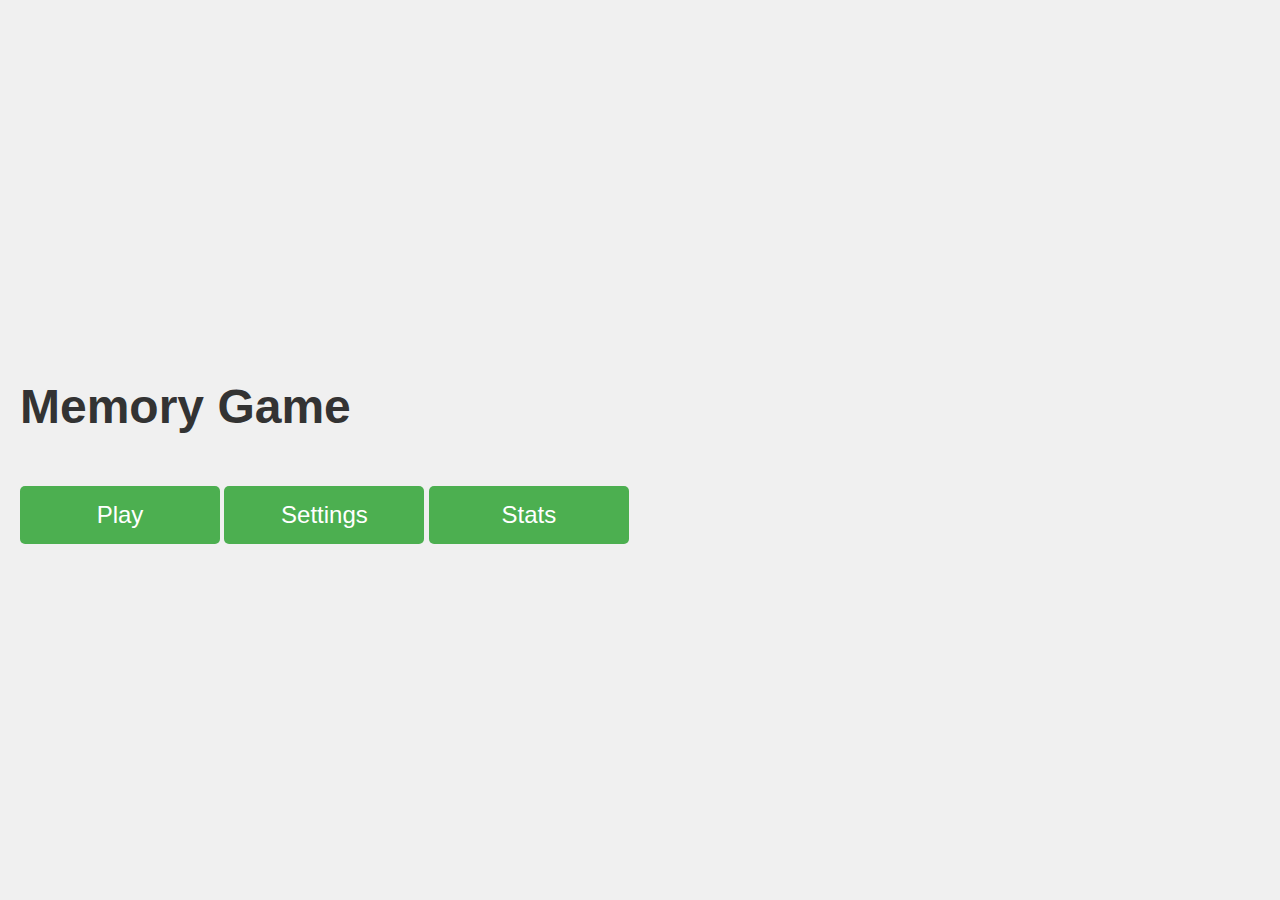
<file: index.html>
<!DOCTYPE html>
<html lang="en">
<head>
  <meta charset="UTF-8">
  <meta name="viewport" content="width=device-width, initial-scale=1.0">
  <title>Main Menu</title>
  <style>
    body {
      font-family: Arial, sans-serif;
      background-color: #f0f0f0;
      display: flex;
      flex-direction: column;
      align-items: flex-start; /* Align items to the left */
      justify-content: center;
      height: 100vh;
      margin: 0;
      padding-left: 20px; /* Add padding to the left */
    }

    h1 {
      font-size: 3rem;
      color: #333;
    }

    .menu {
      margin-top: 20px;
    }

    .menu button {
      background-color: #4CAF50;
      color: white;
      padding: 15px 30px;
      border: none;
      border-radius: 5px;
      font-size: 1.5rem;
      cursor: pointer;
      margin-bottom: 10px; /* Space between buttons */
      transition: background-color 0.3s ease;
      width: 200px; /* Set fixed width for buttons */
    }

    .menu button:hover {
      background-color: #45a049;
    }

    .menu button:active {
      transform: scale(0.95);
    }
  </style>
</head>
<body>
  <h1>Memory Game</h1>
  <div class="menu">
    <button onclick="window.location.href='levels.html'">Play</button>
    <button onclick="alert('Settings will be added later!')">Settings</button>
    <button onclick="alert('Stats will be added later!')">Stats</button> <!-- New stats button -->
  </div>
</body>
</html>
</file>
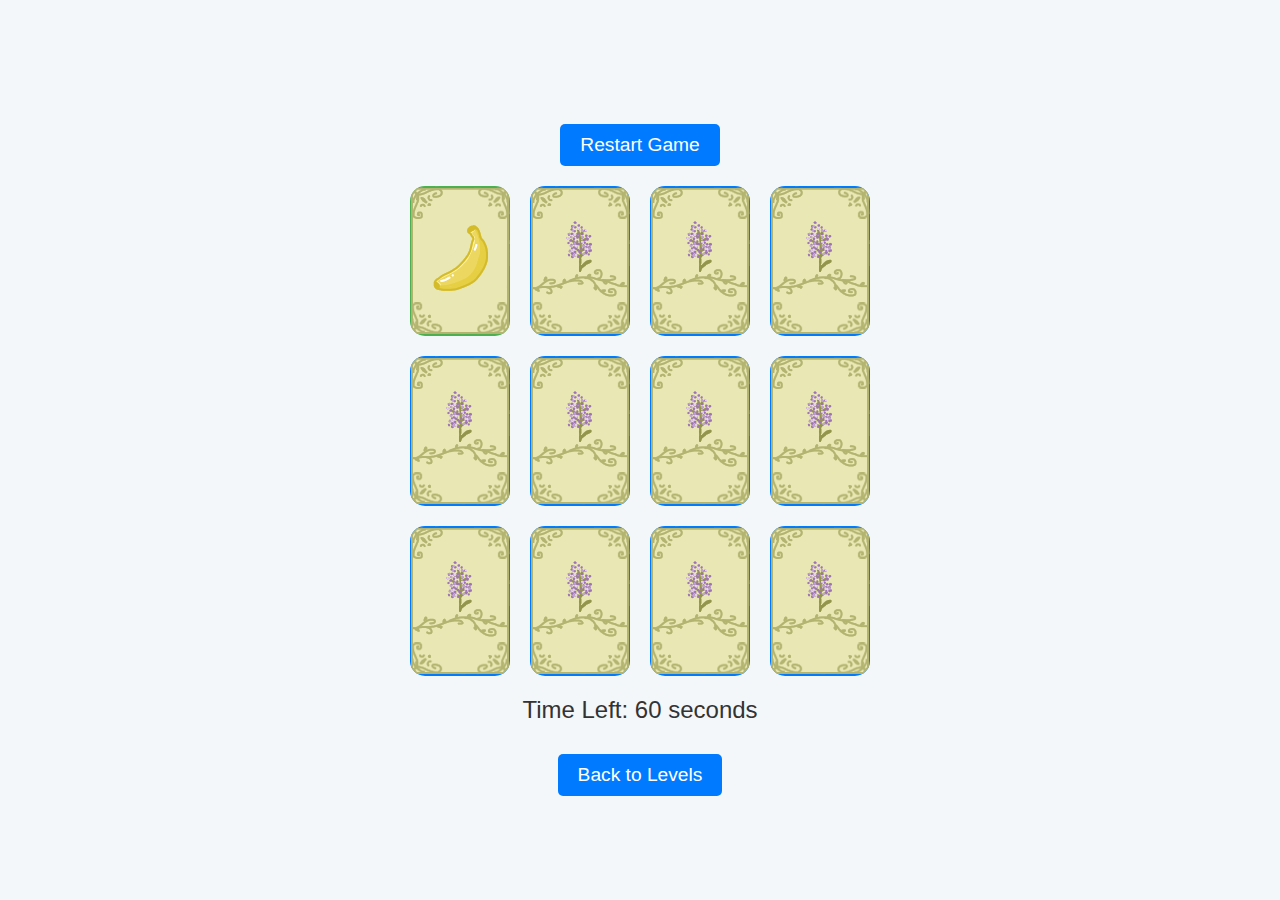
<file: level1.html>
<!DOCTYPE html>
<html lang="en">
<head>
  <meta charset="UTF-8">
  <meta name="viewport" content="width=device-width, initial-scale=1.0">
  <title>Level 1 - Memory Card Game</title>
  <style>
    /* Global reset */
    * {
      margin: 0;
      padding: 0;
      box-sizing: border-box;
    }

    body {
      font-family: 'Arial', sans-serif;
      display: flex;
      justify-content: center;
      align-items: center;
      height: 100vh;
      background-color: #f4f7fa;
      color: #333;
      padding: 20px;
    }

    .game-container {
      position: relative;
      text-align: center;
    }

    .game-board {
      display: grid;
      grid-template-columns: repeat(4, 100px); /* 4 cards per row */
      grid-template-rows: repeat(3, 150px); /* 3 rows */
      gap: 20px;
      margin: 20px auto;
    }

    .card {
      width: 100px;
      height: 150px;
      perspective: 1000px;
      cursor: pointer;
      border-radius: 15px;
    }

    .card-inner {
      width: 100%;
      height: 100%;
      transform-style: preserve-3d;
      transition: transform 0.4s ease-in-out;
    }

    .card.flip .card-inner {
      transform: rotateY(180deg);
    }

    .card-front,
    .card-back {
      position: absolute;
      width: 100%;
      height: 100%;
      display: flex;
      justify-content: center;
      align-items: center;
      backface-visibility: hidden;
      border-radius: 15px;
    }

    .card-front {
      background-color: #007bff;
    }

    .card-back {
      background-color: #4CAF50;
      transform: rotateY(180deg);
    }

    .card img {
      width: 100%;
      height: 100%;
      object-fit: cover;
      border-radius: 15px;
    }

    .reset-button, .back-to-levels-button {
      position: relative;
      margin-top: 20px;
      padding: 10px 20px;
      background-color: #007bff;
      color: white;
      border: none;
      border-radius: 5px;
      cursor: pointer;
      font-size: 1.2em;
    }

    .reset-button:hover, .back-to-levels-button:hover {
      background-color: #0056b3;
    }

    .congratulations-message {
      display: none;
      position: absolute;
      top: 50%;
      left: 50%;
      transform: translate(-50%, -50%);
      font-size: 2.5em;
      color: #007bff;
      background-color: white;
      padding: 30px;
      border-radius: 10px;
      box-shadow: 0 0 15px rgba(0, 0, 0, 0.2);
      text-align: center;
    }

    .timer {
      font-size: 1.5em;
      margin-bottom: 10px;
      color: #333;
    }
  </style>
</head>
<body>
  <div class="game-container">
    <button class="reset-button">Restart Game</button>
    <div class="game-board"></div>
    <div class="congratulations-message" style="display: none;">Congratulations! You won!</div>
    <div class="timer">Time Left: <span id="timer">60</span> seconds</div>
    <!-- Back to Levels Button -->
    <a href="levels.html">
      <button class="back-to-levels-button">Back to Levels</button>
    </a>
  </div>
  <script>
    const board = document.querySelector('.game-board');
    const resetButton = document.querySelector('.reset-button');
    const congratulationsMessage = document.querySelector('.congratulations-message');
    const timerDisplay = document.getElementById('timer');

    const cards = [
      'peach', 'cherry', 'pear', 'apple', 'grape', 'banana',
      'peach', 'cherry', 'pear', 'apple', 'grape', 'banana'
    ];

    let flippedCards = [];
    let matchedCards = 0;
    let isFlipping = false;
    let timerInterval = null;
    let gameStarted = false;
    let isGameLocked = true;

    function shuffle(array) {
      for (let i = array.length - 1; i > 0; i--) {
        const j = Math.floor(Math.random() * (i + 1));
        [array[i], array[j]] = [array[j], array[i]];
      }
    }

    function createBoard() {
      board.innerHTML = '';
      shuffle(cards);

      cards.forEach((cardValue) => {
        const cardElement = document.createElement('div');
        cardElement.classList.add('card');

        const cardInner = document.createElement('div');
        cardInner.classList.add('card-inner');

        const cardFront = document.createElement('div');
        cardFront.classList.add('card-front');
        const frontImage = document.createElement('img');
        frontImage.src = 'pictures/back.png';
        cardFront.appendChild(frontImage);

        const cardBack = document.createElement('div');
        cardBack.classList.add('card-back');
        const backImage = document.createElement('img');
        backImage.src = `pictures/${cardValue}.png`;
        cardBack.appendChild(backImage);

        cardInner.appendChild(cardFront);
        cardInner.appendChild(cardBack);

        cardElement.appendChild(cardInner);
        cardElement.dataset.value = cardValue;
        board.appendChild(cardElement);

        cardElement.addEventListener('click', handleCardClick);
      });

      board.classList.add('zoom-in');
      setTimeout(() => {
        initialCardFlipSequence(); // Start the flip sequence after a brief delay
      }, 500); // Adjust this delay as needed
    }

    function handleCardClick(event) {
      if (isGameLocked) return;

      const card = event.currentTarget;

      if (!gameStarted) {
        gameStarted = true;
        startTimer();
      }

      if (
        isFlipping ||
        card.classList.contains('matched') ||
        card.classList.contains('flip')
      ) {
        return;
      }

      card.classList.add('flip');
      flippedCards.push(card);

      if (flippedCards.length === 2) {
        isFlipping = true;
        checkForMatch();
      }
    }

    function checkForMatch() {
      const [card1, card2] = flippedCards;
      const isMatch = card1.dataset.value === card2.dataset.value;

      setTimeout(() => {
        if (isMatch) {
          card1.classList.add('matched');
          card2.classList.add('matched');
          matchedCards += 2;

          if (matchedCards === cards.length) {
            clearInterval(timerInterval);
            showCongratulations();
          }
        } else {
          card1.classList.remove('flip');
          card2.classList.remove('flip');
        }

        flippedCards = [];
        isFlipping = false;
      }, 1000);
    }

    function initialCardFlipSequence() {
      const cardElements = Array.from(document.querySelectorAll('.card'));

      cardElements.forEach((card, index) => {
        setTimeout(() => {
          card.classList.add('flip');
          if (index === cardElements.length - 1) {
            setTimeout(() => {
              cardElements.forEach((card) => card.classList.remove('flip'));
              isGameLocked = false; // Unlock the game after all cards have flipped back
            }, 2000); // Delay before flipping the cards back
          }
        }, index * 400); // Staggered flip
      });
    }

    function startTimer() {
      let timeLeft = 60;
      timerDisplay.textContent = timeLeft;

      timerInterval = setInterval(() => {
        timeLeft -= 1;
        timerDisplay.textContent = timeLeft;

        if (timeLeft <= 0) {
          clearInterval(timerInterval);
          showGameOver();
        }
      }, 1000);
    }

    function showCongratulations() {
      congratulationsMessage.style.display = 'block';
    }

    function showGameOver() {
      board.innerHTML = '<div class="congratulations-message">You lost! Try again.</div>';
    }

    resetButton.addEventListener('click', () => {
      clearInterval(timerInterval);
      flippedCards = [];
      matchedCards = 0;
      isFlipping = false;
      gameStarted = false;
      isGameLocked = true;
      congratulationsMessage.style.display = 'none';
      createBoard();
    });

    createBoard(); // Initialize the game board
  </script>
</body>
</html>
</file>
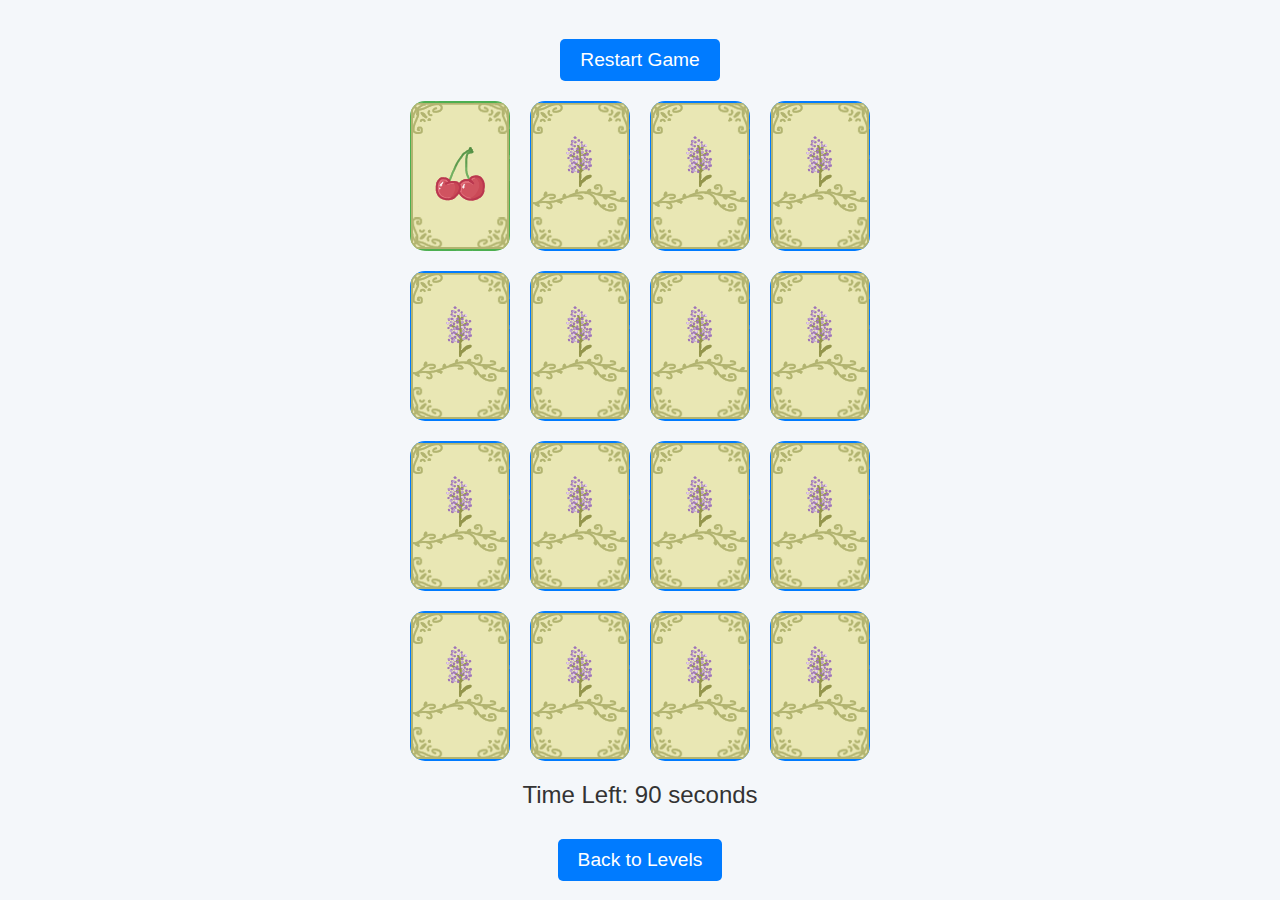
<file: level2.html>
<!DOCTYPE html>
<html lang="en">
<head>
  <meta charset="UTF-8">
  <meta name="viewport" content="width=device-width, initial-scale=1.0">
  <title>Level 2 - Memory Card Game</title>
  <style>
    /* Global reset */
    * {
      margin: 0;
      padding: 0;
      box-sizing: border-box;
    }

    body {
      font-family: 'Arial', sans-serif;
      display: flex;
      justify-content: center;
      align-items: center;
      height: 100vh;
      background-color: #f4f7fa;
      color: #333;
      padding: 20px;
    }

    .game-container {
      position: relative;
      text-align: center;
    }

    .game-board {
      display: grid;
      grid-template-columns: repeat(4, 100px); /* 4 cards per row */
      grid-template-rows: repeat(4, 150px); /* 4 rows */
      gap: 20px;
      margin: 20px auto;
    }

    .card {
      width: 100px;
      height: 150px;
      perspective: 1000px;
      cursor: pointer;
      border-radius: 15px;
    }

    .card-inner {
      width: 100%;
      height: 100%;
      transform-style: preserve-3d;
      transition: transform 0.4s ease-in-out;
    }

    .card.flip .card-inner {
      transform: rotateY(180deg);
    }

    .card-front,
    .card-back {
      position: absolute;
      width: 100%;
      height: 100%;
      display: flex;
      justify-content: center;
      align-items: center;
      backface-visibility: hidden;
      border-radius: 15px;
    }

    .card-front {
      background-color: #007bff;
    }

    .card-back {
      background-color: #4CAF50;
      transform: rotateY(180deg);
    }

    .card img {
      width: 100%;
      height: 100%;
      object-fit: cover;
      border-radius: 15px;
    }

    .reset-button, .back-to-levels-button {
      position: relative;
      margin-top: 20px;
      padding: 10px 20px;
      background-color: #007bff;
      color: white;
      border: none;
      border-radius: 5px;
      cursor: pointer;
      font-size: 1.2em;
    }

    .reset-button:hover, .back-to-levels-button:hover {
      background-color: #0056b3;
    }

    .congratulations-message {
      display: none;
      position: absolute;
      top: 50%;
      left: 50%;
      transform: translate(-50%, -50%);
      font-size: 2.5em;
      color: #007bff;
      background-color: white;
      padding: 30px;
      border-radius: 10px;
      box-shadow: 0 0 15px rgba(0, 0, 0, 0.2);
      text-align: center;
    }

    .timer {
      font-size: 1.5em;
      margin-bottom: 10px;
      color: #333;
    }
  </style>
</head>
<body>
  <div class="game-container">
    <button class="reset-button">Restart Game</button>
    <div class="game-board"></div>
    <div class="congratulations-message" style="display: none;">Congratulations! You won!</div>
    <div class="timer">Time Left: <span id="timer">90</span> seconds</div>
    <!-- Back to Levels Button -->
    <a href="levels.html">
      <button class="back-to-levels-button">Back to Levels</button>
    </a>
  </div>
  <script>
    const board = document.querySelector('.game-board');
    const resetButton = document.querySelector('.reset-button');
    const congratulationsMessage = document.querySelector('.congratulations-message');
    const timerDisplay = document.getElementById('timer');

    const cards = [
      'peach', 'cherry', 'pear', 'apple', 'grape', 'banana', 'orange', 'watermelon',
      'peach', 'cherry', 'pear', 'apple', 'grape', 'banana', 'orange', 'watermelon'
    ];

    let flippedCards = [];
    let matchedCards = 0;
    let isFlipping = false;
    let timerInterval = null;
    let gameStarted = false;
    let isGameLocked = true;

    function shuffle(array) {
      for (let i = array.length - 1; i > 0; i--) {
        const j = Math.floor(Math.random() * (i + 1));
        [array[i], array[j]] = [array[j], array[i]];
      }
    }

    function createBoard() {
      board.innerHTML = '';
      shuffle(cards);

      cards.forEach((cardValue) => {
        const cardElement = document.createElement('div');
        cardElement.classList.add('card');

        const cardInner = document.createElement('div');
        cardInner.classList.add('card-inner');

        const cardFront = document.createElement('div');
        cardFront.classList.add('card-front');
        const frontImage = document.createElement('img');
        frontImage.src = 'pictures/back.png';
        cardFront.appendChild(frontImage);

        const cardBack = document.createElement('div');
        cardBack.classList.add('card-back');
        const backImage = document.createElement('img');
        backImage.src = `pictures/${cardValue}.png`;
        cardBack.appendChild(backImage);

        cardInner.appendChild(cardFront);
        cardInner.appendChild(cardBack);

        cardElement.appendChild(cardInner);
        cardElement.dataset.value = cardValue;
        board.appendChild(cardElement);

        cardElement.addEventListener('click', handleCardClick);
      });

      board.classList.add('zoom-in');
      setTimeout(() => {
        initialCardFlipSequence(); // Start the flip sequence after a brief delay
      }, 500); // Adjust this delay as needed
    }

    function handleCardClick(event) {
      if (isGameLocked) return;

      const card = event.currentTarget;

      if (!gameStarted) {
        gameStarted = true;
        startTimer();
      }

      if (
        isFlipping ||
        card.classList.contains('matched') ||
        card.classList.contains('flip')
      ) {
        return;
      }

      card.classList.add('flip');
      flippedCards.push(card);

      if (flippedCards.length === 2) {
        isFlipping = true;
        checkForMatch();
      }
    }

    function checkForMatch() {
      const [card1, card2] = flippedCards;
      const isMatch = card1.dataset.value === card2.dataset.value;

      setTimeout(() => {
        if (isMatch) {
          card1.classList.add('matched');
          card2.classList.add('matched');
          matchedCards += 2;

          if (matchedCards === cards.length) {
            clearInterval(timerInterval);
            showCongratulations();
          }
        } else {
          card1.classList.remove('flip');
          card2.classList.remove('flip');
        }

        flippedCards = [];
        isFlipping = false;
      }, 1000);
    }

    function initialCardFlipSequence() {
      const cardElements = Array.from(document.querySelectorAll('.card'));

      cardElements.forEach((card, index) => {
        setTimeout(() => {
          card.classList.add('flip');
          if (index === cardElements.length - 1) {
            setTimeout(() => {
              cardElements.forEach((card) => card.classList.remove('flip'));
              isGameLocked = false; // Unlock the game after all cards have flipped back
            }, 2000); // Delay before flipping the cards back
          }
        }, index * 400); // Staggered flip
      });
    }

    function startTimer() {
      let timeLeft = 90;
      timerDisplay.textContent = timeLeft;

      timerInterval = setInterval(() => {
        timeLeft -= 1;
        timerDisplay.textContent = timeLeft;

        if (timeLeft <= 0) {
          clearInterval(timerInterval);
          showGameOver();
        }
      }, 1000);
    }

    function showCongratulations() {
      congratulationsMessage.style.display = 'block';
    }

    function showGameOver() {
      board.innerHTML = '<div class="congratulations-message">You lost! Try again.</div>';
        congratulationsMessage.style.display = 'block';
        isGameLocked = true;
      }
    
    resetButton.addEventListener('click', () => {
      clearInterval(timerInterval);
      matchedCards = 0;
      flippedCards = [];
      isFlipping = false;
      gameStarted = false;
      isGameLocked = true;
      congratulationsMessage.style.display = 'none';
      createBoard(); // Rebuild the game board
    });

    createBoard(); // Initialize the game board
  </script>
</body>
</html>
</file>
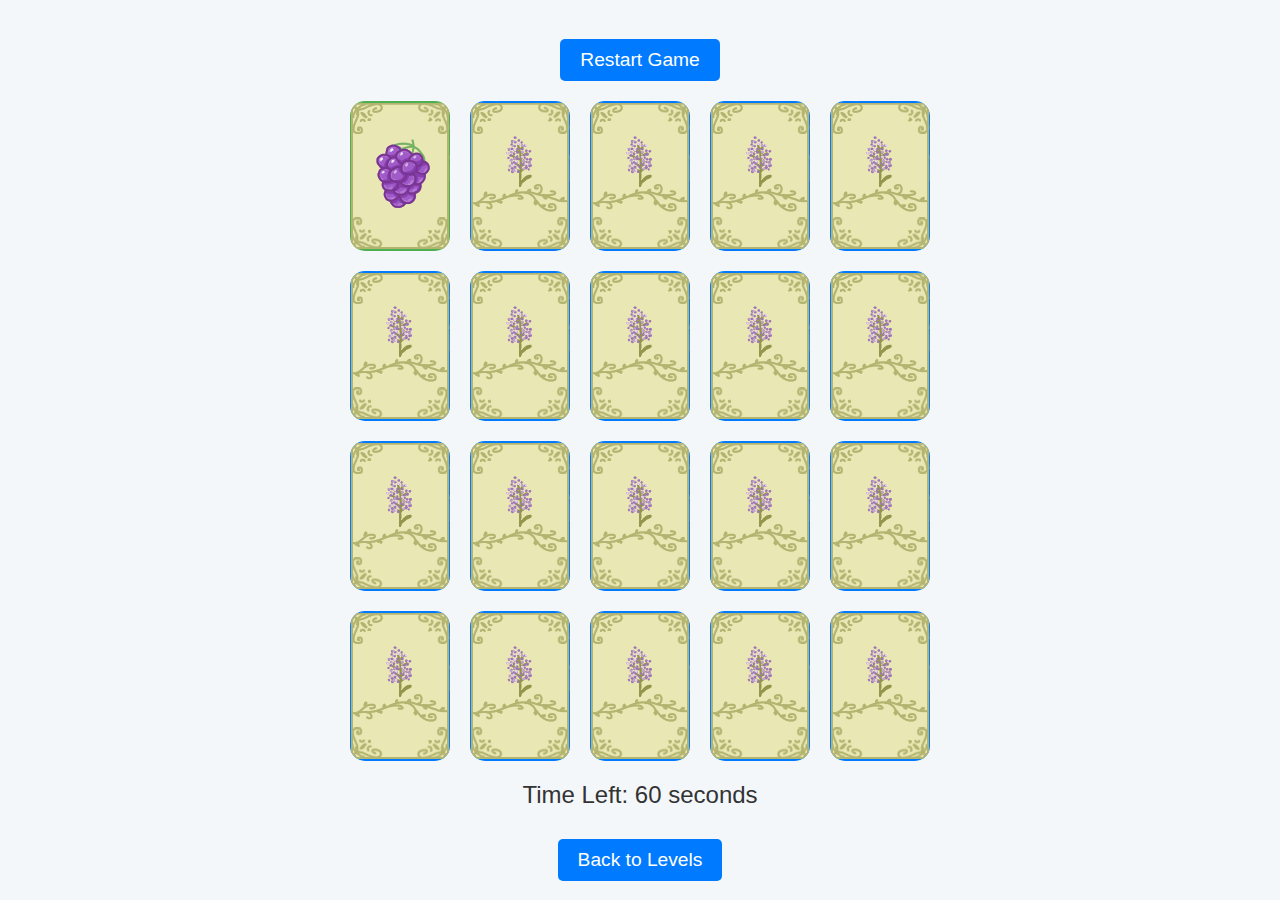
<file: level3.html>
<!DOCTYPE html>
<html lang="en">
<head>
  <meta charset="UTF-8">
  <meta name="viewport" content="width=device-width, initial-scale=1.0">
  <title>Level 2 - Memory Card Game</title>
  <style>
    /* Global reset */
    * {
      margin: 0;
      padding: 0;
      box-sizing: border-box;
    }

    body {
      font-family: 'Arial', sans-serif;
      display: flex;
      justify-content: center;
      align-items: center;
      height: 100vh;
      background-color: #f4f7fa;
      color: #333;
      padding: 20px;
    }

    .game-container {
      position: relative;
      text-align: center;
    }

    .game-board {
      display: grid;
      grid-template-columns: repeat(4, 100px); /* 4 cards per row */
      grid-template-rows: repeat(5, 150px); /* 5 rows */
      gap: 20px;
      margin: 20px auto;
    }

    .card {
      width: 100px;
      height: 150px;
      perspective: 1000px;
      cursor: pointer;
      border-radius: 15px;
    }

    .card-inner {
      width: 100%;
      height: 100%;
      transform-style: preserve-3d;
      transition: transform 0.4s ease-in-out;
    }

    .card.flip .card-inner {
      transform: rotateY(180deg);
    }

    .card-front,
    .card-back {
      position: absolute;
      width: 100%;
      height: 100%;
      display: flex;
      justify-content: center;
      align-items: center;
      backface-visibility: hidden;
      border-radius: 15px;
    }

    .card-front {
      background-color: #007bff;
    }

    .card-back {
      background-color: #4CAF50;
      transform: rotateY(180deg);
    }

    .card img {
      width: 100%;
      height: 100%;
      object-fit: cover;
      border-radius: 15px;
    }

    .reset-button, .back-to-levels-button {
      position: relative;
      margin-top: 20px;
      padding: 10px 20px;
      background-color: #007bff;
      color: white;
      border: none;
      border-radius: 5px;
      cursor: pointer;
      font-size: 1.2em;
    }

    .reset-button:hover, .back-to-levels-button:hover {
      background-color: #0056b3;
    }

    .congratulations-message {
      display: none;
      position: absolute;
      top: 50%;
      left: 50%;
      transform: translate(-50%, -50%);
      font-size: 2.5em;
      color: #007bff;
      background-color: white;
      padding: 30px;
      border-radius: 10px;
      box-shadow: 0 0 15px rgba(0, 0, 0, 0.2);
      text-align: center;
    }

    .timer {
      font-size: 1.5em;
      margin-bottom: 10px;
      color: #333;
    }
  </style>
</head>
<body>
  <div class="game-container">
    <button class="reset-button">Restart Game</button>
    <div class="game-board"></div>
    <div class="congratulations-message" style="display: none;">Congratulations! You won!</div>
    <div class="timer">Time Left: <span id="timer">60</span> seconds</div>
    <!-- Back to Levels Button -->
    <a href="levels.html">
      <button class="back-to-levels-button">Back to Levels</button>
    </a>
  </div>
  <script>
    const board = document.querySelector('.game-board');
    const resetButton = document.querySelector('.reset-button');
    const congratulationsMessage = document.querySelector('.congratulations-message');
    const timerDisplay = document.getElementById('timer');

    const cards = [
      'peach', 'cherry', 'pear', 'apple', 'grape', 'banana', 'orange', 'strawberry',
      'peach', 'cherry', 'pear', 'apple', 'grape', 'banana', 'orange', 'strawberry',
      'watermelon', 'lemon', 'watermelon', 'lemon'
    ];

    const level3Cards = [
      'peach', 'cherry', 'pear', 'apple', 'grape', 'banana', 'orange', 'strawberry', 'watermelon', 'lemon',
      'peach', 'cherry', 'pear', 'apple', 'grape', 'banana', 'orange', 'strawberry', 'watermelon', 'lemon'
    ];

    let flippedCards = [];
    let matchedCards = 0;
    let isFlipping = false;
    let timerInterval = null;
    let gameStarted = false;
    let isGameLocked = true;

    function shuffle(array) {
      for (let i = array.length - 1; i > 0; i--) {
        const j = Math.floor(Math.random() * (i + 1));
        [array[i], array[j]] = [array[j], array[i]];
      }
    }

    function createBoard(cardsToUse, columns, rows) {
      board.innerHTML = '';
      board.style.gridTemplateColumns = `repeat(${columns}, 100px)`;
      board.style.gridTemplateRows = `repeat(${rows}, 150px)`;
      shuffle(cardsToUse);

      cardsToUse.forEach((cardValue) => {
        const cardElement = document.createElement('div');
        cardElement.classList.add('card');

        const cardInner = document.createElement('div');
        cardInner.classList.add('card-inner');

        const cardFront = document.createElement('div');
        cardFront.classList.add('card-front');
        const frontImage = document.createElement('img');
        frontImage.src = 'pictures/back.png';
        cardFront.appendChild(frontImage);

        const cardBack = document.createElement('div');
        cardBack.classList.add('card-back');
        const backImage = document.createElement('img');
        backImage.src = `pictures/${cardValue}.png`;
        cardBack.appendChild(backImage);

        cardInner.appendChild(cardFront);
        cardInner.appendChild(cardBack);

        cardElement.appendChild(cardInner);
        cardElement.dataset.value = cardValue;
        board.appendChild(cardElement);

        cardElement.addEventListener('click', handleCardClick);
      });

      board.classList.add('zoom-in');
      setTimeout(() => {
        initialCardFlipSequence(); // Start the flip sequence after a brief delay
      }, 500); // Adjust this delay as needed
    }

    function handleCardClick(event) {
      if (isGameLocked) return;

      const card = event.currentTarget;

      if (!gameStarted) {
        gameStarted = true;
        startTimer();
      }

      if (
        isFlipping ||
        card.classList.contains('matched') ||
        card.classList.contains('flip')
      ) {
        return;
      }

      card.classList.add('flip');
      flippedCards.push(card);

      if (flippedCards.length === 2) {
        isFlipping = true;
        checkForMatch();
      }
    }

    function checkForMatch() {
      const [card1, card2] = flippedCards;
      const isMatch = card1.dataset.value === card2.dataset.value;

      setTimeout(() => {
        if (isMatch) {
          card1.classList.add('matched');
          card2.classList.add('matched');
          matchedCards += 2;

          if (matchedCards === cards.length) {
            clearInterval(timerInterval);
            showCongratulations();
          }
        } else {
          card1.classList.remove('flip');
          card2.classList.remove('flip');
        }

        flippedCards = [];
        isFlipping = false;
      }, 1000);
    }

    function initialCardFlipSequence() {
      const cardElements = Array.from(document.querySelectorAll('.card'));

      cardElements.forEach((card, index) => {
        setTimeout(() => {
          card.classList.add('flip');
          if (index === cardElements.length - 1) {
            setTimeout(() => {
              cardElements.forEach((card) => card.classList.remove('flip'));
              isGameLocked = false; // Unlock the game after all cards have flipped back
            }, 2000); // Delay before flipping the cards back
          }
        }, index * 400); // Staggered flip
      });
    }

    function startTimer() {
      let timeLeft = 60;
      timerDisplay.textContent = timeLeft;

      timerInterval = setInterval(() => {
        timeLeft -= 1;
        timerDisplay.textContent = timeLeft;

        if (timeLeft <= 0) {
          clearInterval(timerInterval);
          showGameOver();
        }
      }, 1000);
    }

    function showCongratulations() {
      congratulationsMessage.style.display = 'block';
    }

    function showGameOver() {
      board.innerHTML = '<div class="congratulations-message">You lost! Try again.</div>';
    }

    // Start level setup
    const urlParams = new URLSearchParams(window.location.search);
    const level = urlParams.get('level');

    if (level === '3') {
      createBoard(level3Cards, 4, 5); // 5 columns, 4 rows
    } else {
      createBoard(cards, 5, 4); // Default 4x5 grid
    }
  </script>
</body>
</html>
</file>
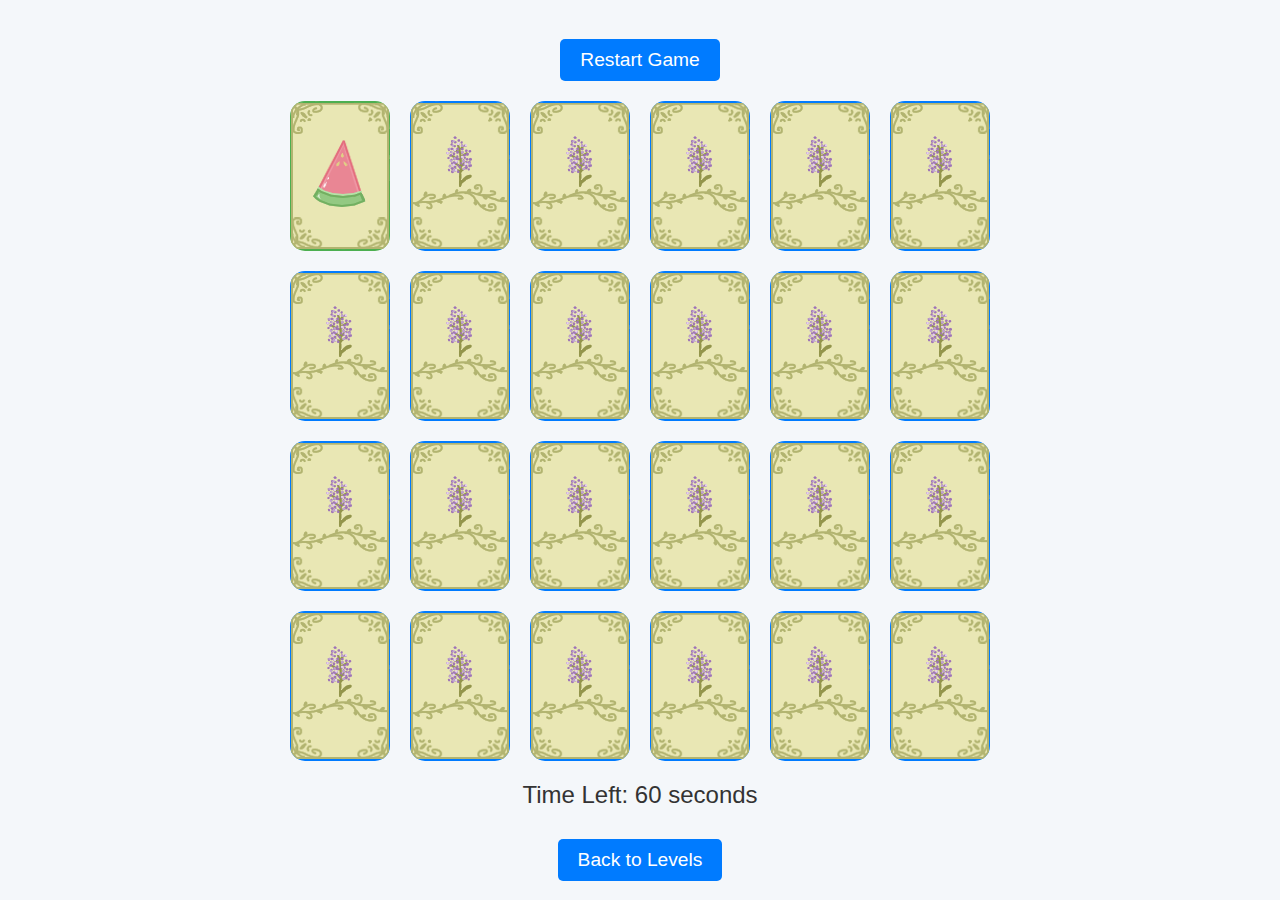
<file: level4.html>
<!DOCTYPE html>
<html lang="en">
<head>
  <meta charset="UTF-8">
  <meta name="viewport" content="width=device-width, initial-scale=1.0">
  <title>Level 2 - Memory Card Game</title>
  <style>
    /* Global reset */
    * {
      margin: 0;
      padding: 0;
      box-sizing: border-box;
    }

    body {
      font-family: 'Arial', sans-serif;
      display: flex;
      justify-content: center;
      align-items: center;
      height: 100vh;
      background-color: #f4f7fa;
      color: #333;
      padding: 20px;
    }

    .game-container {
      position: relative;
      text-align: center;
    }

    .game-board {
      display: grid;
      grid-template-columns: repeat(6, 100px); /* 6 cards per row */
      grid-template-rows: repeat(4, 150px); /* 4 rows */
      gap: 20px;
      margin: 20px auto;
    }

    .card {
      width: 100px;
      height: 150px;
      perspective: 1000px;
      cursor: pointer;
      border-radius: 15px;
    }

    .card-inner {
      width: 100%;
      height: 100%;
      transform-style: preserve-3d;
      transition: transform 0.4s ease-in-out;
    }

    .card.flip .card-inner {
      transform: rotateY(180deg);
    }

    .card-front,
    .card-back {
      position: absolute;
      width: 100%;
      height: 100%;
      display: flex;
      justify-content: center;
      align-items: center;
      backface-visibility: hidden;
      border-radius: 15px;
    }

    .card-front {
      background-color: #007bff;
    }

    .card-back {
      background-color: #4CAF50;
      transform: rotateY(180deg);
    }

    .card img {
      width: 100%;
      height: 100%;
      object-fit: cover;
      border-radius: 15px;
    }

    .reset-button, .back-to-levels-button {
      position: relative;
      margin-top: 20px;
      padding: 10px 20px;
      background-color: #007bff;
      color: white;
      border: none;
      border-radius: 5px;
      cursor: pointer;
      font-size: 1.2em;
    }

    .reset-button:hover, .back-to-levels-button:hover {
      background-color: #0056b3;
    }

    .congratulations-message {
      display: none;
      position: absolute;
      top: 50%;
      left: 50%;
      transform: translate(-50%, -50%);
      font-size: 2.5em;
      color: #007bff;
      background-color: white;
      padding: 30px;
      border-radius: 10px;
      box-shadow: 0 0 15px rgba(0, 0, 0, 0.2);
      text-align: center;
    }

    .timer {
      font-size: 1.5em;
      margin-bottom: 10px;
      color: #333;
    }
  </style>
</head>
<body>
  <div class="game-container">
    <button class="reset-button">Restart Game</button>
    <div class="game-board"></div>
    <div class="congratulations-message" style="display: none;">Congratulations! You won!</div>
    <div class="timer">Time Left: <span id="timer">60</span> seconds</div>
    <!-- Back to Levels Button -->
    <a href="levels.html">
      <button class="back-to-levels-button">Back to Levels</button>
    </a>
  </div>
  <script>
    const board = document.querySelector('.game-board');
    const resetButton = document.querySelector('.reset-button');
    const congratulationsMessage = document.querySelector('.congratulations-message');
    const timerDisplay = document.getElementById('timer');

    const cards = [
      'peach', 'cherry', 'pear', 'apple', 'grape', 'banana', 'mango', 'lemon',
      'peach', 'cherry', 'pear', 'apple', 'grape', 'banana', 'mango', 'lemon',
      'orange', 'orange', 'kiwi', 'kiwi',
      'strawberry', 'strawberry', 'watermelon', 'watermelon'

];
    

    let flippedCards = [];
    let matchedCards = 0;
    let isFlipping = false;
    let timerInterval = null;
    let gameStarted = false;
    let isGameLocked = true;

    function shuffle(array) {
      for (let i = array.length - 1; i > 0; i--) {
        const j = Math.floor(Math.random() * (i + 1));
        [array[i], array[j]] = [array[j], array[i]];
      }
    }

    function createBoard() {
      board.innerHTML = '';
      shuffle(cards);

      cards.forEach((cardValue) => {
        const cardElement = document.createElement('div');
        cardElement.classList.add('card');

        const cardInner = document.createElement('div');
        cardInner.classList.add('card-inner');

        const cardFront = document.createElement('div');
        cardFront.classList.add('card-front');
        const frontImage = document.createElement('img');
        frontImage.src = 'pictures/back.png';
        cardFront.appendChild(frontImage);

        const cardBack = document.createElement('div');
        cardBack.classList.add('card-back');
        const backImage = document.createElement('img');
        backImage.src = `pictures/${cardValue}.png`;
        cardBack.appendChild(backImage);

        cardInner.appendChild(cardFront);
        cardInner.appendChild(cardBack);

        cardElement.appendChild(cardInner);
        cardElement.dataset.value = cardValue;
        board.appendChild(cardElement);

        cardElement.addEventListener('click', handleCardClick);
      });

      board.classList.add('zoom-in');
      setTimeout(() => {
        initialCardFlipSequence(); // Start the flip sequence after a brief delay
      }, 500); // Adjust this delay as needed
    }

    function handleCardClick(event) {
      if (isGameLocked) return;

      const card = event.currentTarget;

      if (!gameStarted) {
        gameStarted = true;
        startTimer();
      }

      if (
        isFlipping ||
        card.classList.contains('matched') ||
        card.classList.contains('flip')
      ) {
        return;
      }

      card.classList.add('flip');
      flippedCards.push(card);

      if (flippedCards.length === 2) {
        isFlipping = true;
        checkForMatch();
      }
    }

    function checkForMatch() {
      const [card1, card2] = flippedCards;
      const isMatch = card1.dataset.value === card2.dataset.value;

      setTimeout(() => {
        if (isMatch) {
          card1.classList.add('matched');
          card2.classList.add('matched');
          matchedCards += 2;

          if (matchedCards === cards.length) {
            clearInterval(timerInterval);
            showCongratulations();
          }
        } else {
          card1.classList.remove('flip');
          card2.classList.remove('flip');
        }

        flippedCards = [];
        isFlipping = false;
      }, 1000);
    }

    function initialCardFlipSequence() {
      const cardElements = Array.from(document.querySelectorAll('.card'));

      cardElements.forEach((card, index) => {
        setTimeout(() => {
          card.classList.add('flip');
          if (index === cardElements.length - 1) {
            setTimeout(() => {
              cardElements.forEach((card) => card.classList.remove('flip'));
              isGameLocked = false; // Unlock the game after all cards have flipped back
            }, 2000); // Delay before flipping the cards back
          }
        }, index * 400); // Staggered flip
      });
    }

    function startTimer() {
      let timeLeft = 60;
      timerDisplay.textContent = timeLeft;

      timerInterval = setInterval(() => {
        timeLeft -= 1;
        timerDisplay.textContent = timeLeft;

        if (timeLeft <= 0) {
          clearInterval(timerInterval);
          showGameOver();
        }
      }, 1000);
    }

    function showCongratulations() {
      congratulationsMessage.style.display = 'block';
    }

    function showGameOver() {
      board.innerHTML = '<div class="congratulations-message">You lost! Try again.</div>';
    }

    resetButton.addEventListener('click', () => {
      clearInterval(timerInterval);
      flippedCards = [];
      matchedCards = 0;
      isFlipping = false;
      gameStarted = false;
      isGameLocked = true;
      congratulationsMessage.style.display = 'none';
      createBoard();
    });

    createBoard(); // Initialize the game board
  </script>
</body>
</html>
</file>
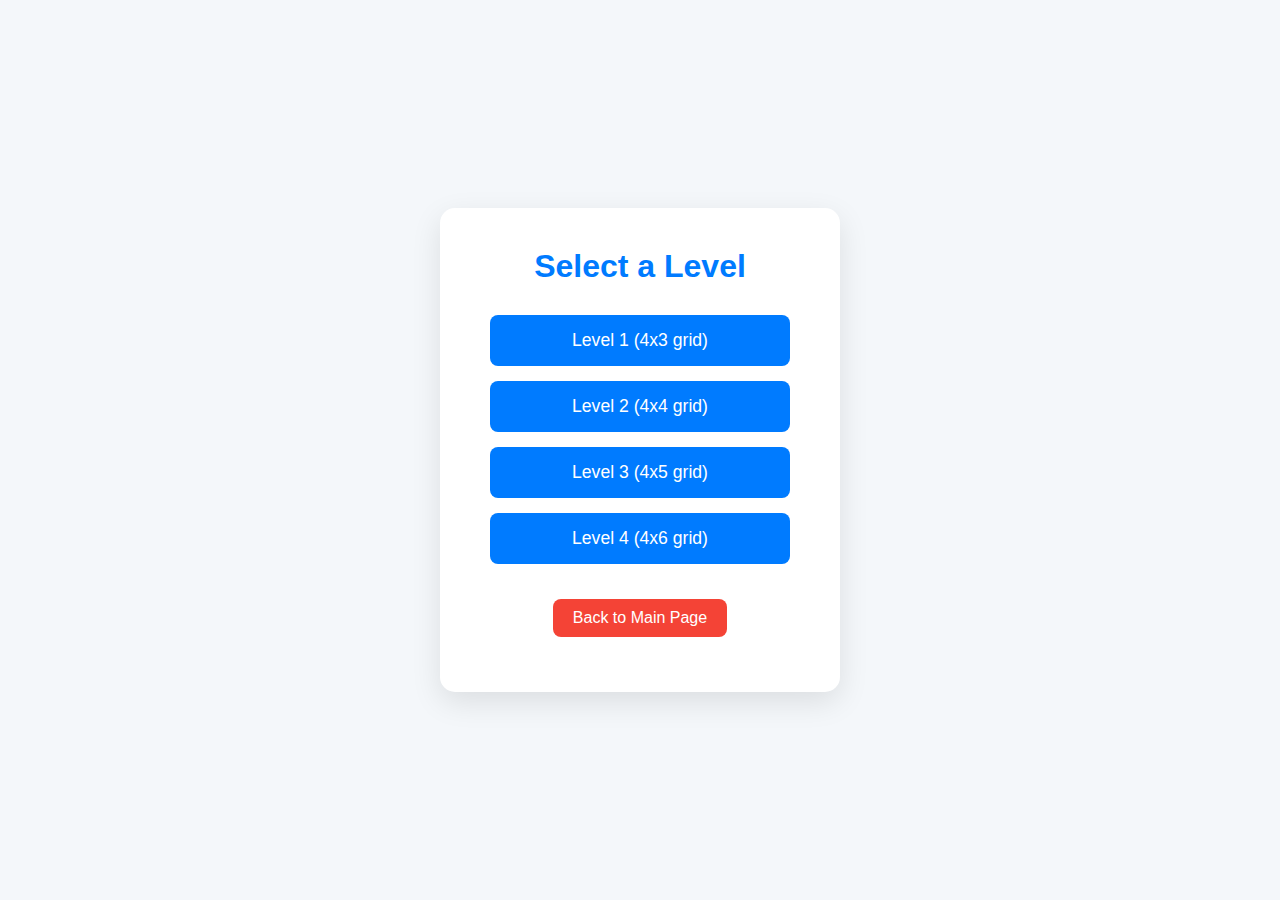
<file: levels.html>
<!DOCTYPE html>
<html lang="en">
<head>
  <meta charset="UTF-8">
  <meta name="viewport" content="width=device-width, initial-scale=1.0">
  <title>Choose Level - Memory Card Game</title>
  <style>
    /* Global reset */
    * {
      margin: 0;
      padding: 0;
      box-sizing: border-box;
    }

    body {
      font-family: 'Arial', sans-serif;
      display: flex;
      justify-content: center;
      align-items: center;
      height: 100vh;
      background-color: #f4f7fa; /* Soft background color */
      color: #333; /* Dark text color for contrast */
      padding: 20px;
    }

    .levels-container {
      text-align: center;
      background-color: #ffffff; /* White background for the container */
      padding: 40px;
      border-radius: 15px; /* Rounded corners for a modern look */
      box-shadow: 0 10px 30px rgba(0, 0, 0, 0.1); /* Soft shadow */
      max-width: 400px; /* Limit the width for a better appearance */
      width: 100%;
      animation: fadeIn 1s ease-out; /* Animation for fading in */
    }

    @keyframes fadeIn {
      0% {
        opacity: 0;
        transform: translateY(20px);
      }
      100% {
        opacity: 1;
        transform: translateY(0);
      }
    }

    h1 {
      font-size: 2rem;
      color: #007bff; /* Blue text for the header */
      margin-bottom: 30px; /* Spacing between title and buttons */
    }

    .level-option {
      margin: 15px 0; /* Spacing between each level button */
    }

    .level-button {
      padding: 15px 30px;
      font-size: 1.1rem;
      color: white;
      background-color: #007bff;
      border: none;
      border-radius: 8px; /* Rounded corners */
      cursor: pointer;
      width: 100%;
      max-width: 300px; /* Limit the width of buttons */
      transition: background-color 0.3s, transform 0.3s; /* Smooth transition */
    }

    .level-button:hover {
      background-color: #0056b3; /* Darker blue on hover */
      transform: scale(1.05); /* Slight grow effect */
    }

    .level-button:focus {
      outline: none; /* Remove default focus outline */
    }

    /* Optional: Style for the back button (if added) */
    .back-to-levels-button {
      background-color: #f44336;
      color: white;
      padding: 10px 20px;
      border: none;
      border-radius: 8px;
      cursor: pointer;
      font-size: 1rem;
      margin-top: 20px;
      transition: background-color 0.3s, transform 0.3s;
    }

    .back-to-levels-button:hover {
      background-color: #d32f2f;
      transform: scale(1.05);
    }
  </style>
</head>
<body>
  <div class="levels-container">
    <h1>Select a Level</h1>
    
    <!-- Level 1 Button -->
    <div class="level-option">
      <a href="level1.html">
        <button class="level-button">Level 1 (4x3 grid)</button>
      </a>
    </div>

    <!-- Level 2 Button -->
    <div class="level-option">
      <a href="level2.html">
        <button class="level-button">Level 2 (4x4 grid)</button>
      </a>
    </div>

    <!-- Level 3 Button -->
    <div class="level-option">
      <a href="level3.html">
        <button class="level-button">Level 3 (4x5 grid)</button>
      </a>
    </div>

    <!-- Level 4 Button -->
    <div class="level-option">
      <a href="level4.html">
        <button class="level-button">Level 4 (4x6 grid)</button>
      </a>
    </div>

    <!-- Back to Main Page Button -->
    <div class="level-option">
      <a href="index.html">
        <button class="back-to-levels-button">Back to Main Page</button>
      </a>
    </div>

  </div>
</body>
</html>
</file>
